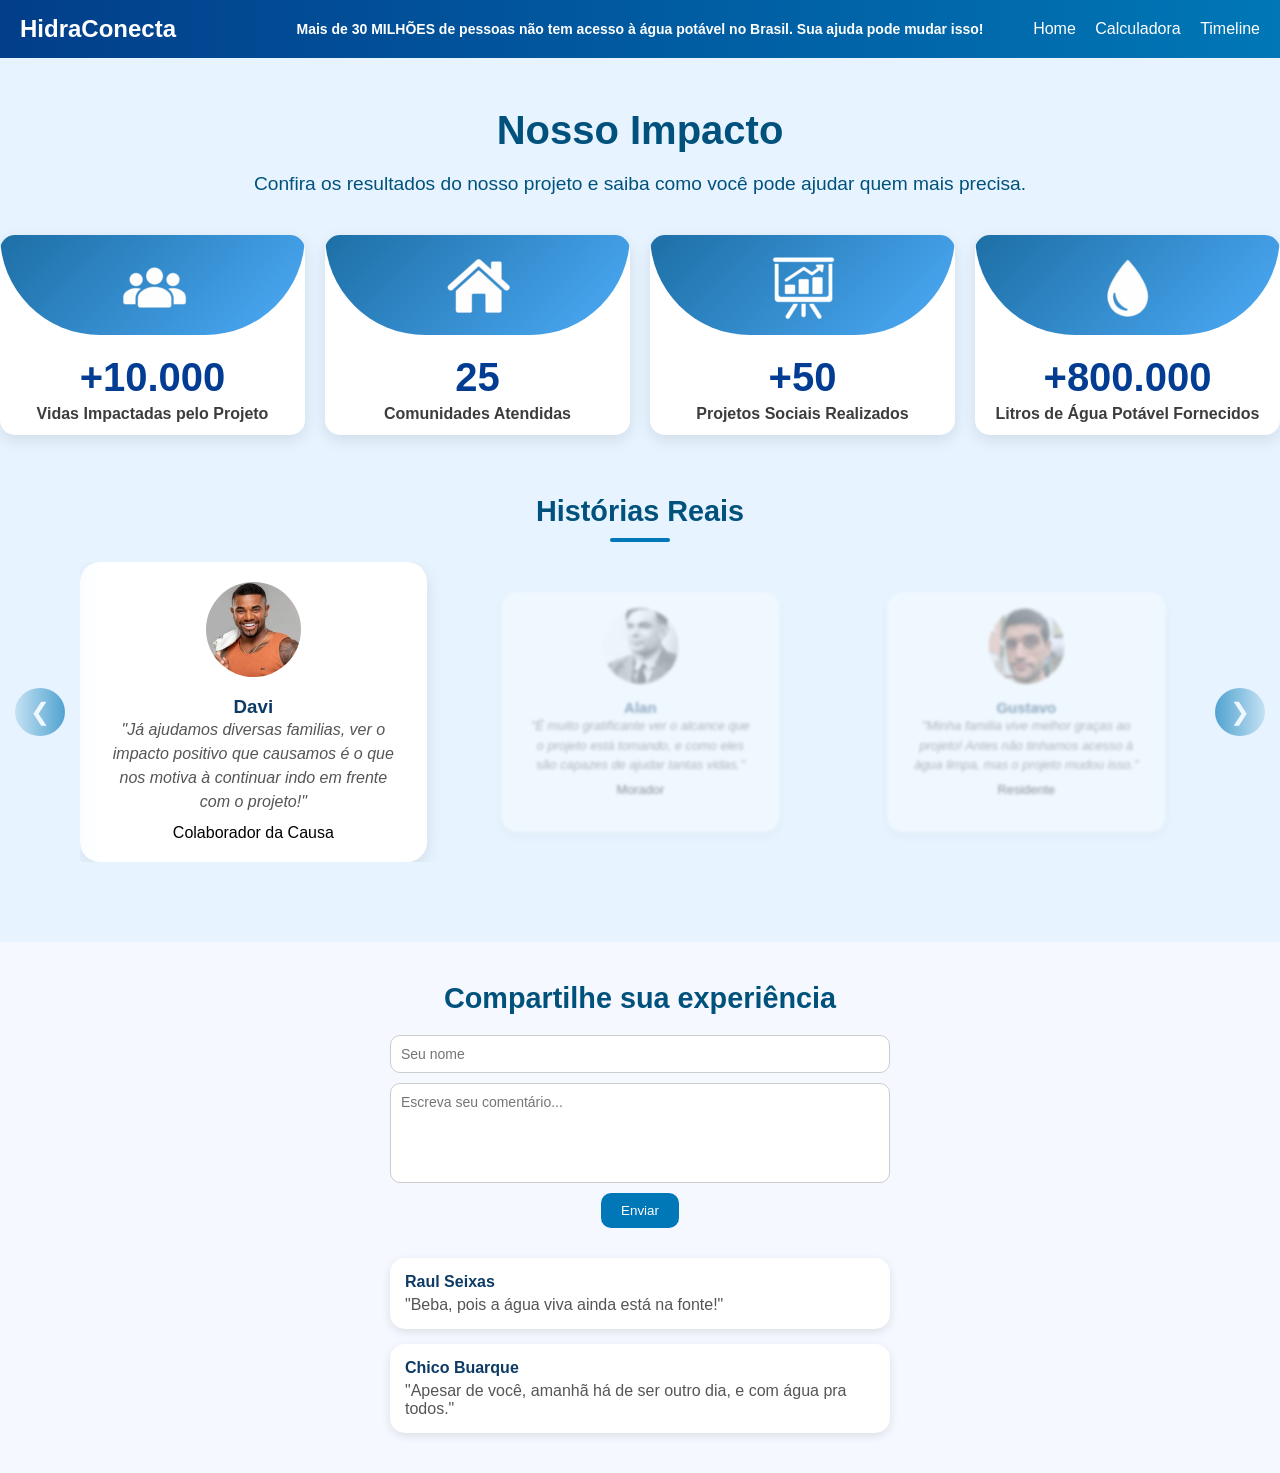
<file: dashboard.html>
<!DOCTYPE html>
<html lang="pt-br">
<head>
    <meta charset="UTF-8">
    <meta name="viewport" content="width=device-width, initial-scale=1.0">
    <link rel="stylesheet" href="CSS/styledashboard.css">
    <link rel="shortcut icon" href="IMAGENS/icone_site_agua_ico.ico" type="image/x-icon">
    <title>Impactos</title>
</head>
<body>
    <header>
    <nav class="navbar">
        <h2 class="logo">HidraConecta</h2>

        <div class="cabecalho">
            <h4>Mais de 30 MILHÕES de pessoas não tem acesso à água potável no Brasil. Sua ajuda pode mudar isso!</h4>
        </div>

        <div class="menu">
            <a href="index.html#Home">Home</a>
            <a href="index2.html">Calculadora</a>
            <a href="timeline.html">Timeline</a>
        </div>

    </nav>

    <div class="titulo">
        <h1>Nosso Impacto</h1>
    </div>

    <div class="introducao">
        <p>Confira os resultados do nosso projeto e saiba como você pode ajudar quem mais precisa.</p>
    </div>
</header>
</header>

    <main>
        <section id="todos_cards">
            <div class="cards">
                <div class="topo">
                    <img src="IMAGENS/icone_pessoasjuntas.png" alt="Um icone de três pessoas juntas" class="pessoas_icone">
                </div>
                <div class="conteudo">
                    <h2>+10.000</h2>
                    <p>Vidas Impactadas pelo Projeto</p>
                </div>
            </div>

            <div class="cards">
                <div class="topo">
                    <img src="IMAGENS/icone_casa.png" alt="Icone de uma casa" class="casa_icone">
                </div>
                <div class="conteudo">
                    <h2>25</h2>
                    <p>Comunidades Atendidas</p>
                </div>
            </div>

            <div class="cards">
                <div class="topo">
                    <img src="IMAGENS/icone_projetos.png" alt="Icone de um quadro com um grafico" class="projeto_icone">
                </div>
                <div class="conteudo">
                    <h2>+50</h2>
                    <p>Projetos Sociais Realizados</p>
                </div>
            </div>

            <div class="cards">
                <div class="topo">
                    <img src="IMAGENS/icone_aguagota.png" alt="Icone de uma gota de água" class="gota_icone">
                </div>
                <div class="conteudo">
                    <h2>+800.000</h2>
                    <p>Litros de Água Potável Fornecidos</p>
                </div>
            </div>
        </section>

        <h2 id="subtitulo">Histórias Reais</h2>
        
        <section id="historias_impacto">
            <button class="btn prev">❮</button>

            <div class="carrossel">
                <div class="card_relato ativo">
                    <img src="IMAGENS/davi_brito.jpeg" alt="">
                    <h3 class="nome_relato">Davi</h3>
                    <p class="texto_relato">"Já ajudamos diversas familias, ver o impacto positivo que causamos é o que nos motiva à continuar indo em frente com o projeto!"</p>
                    <p class="funcao">Colaborador da Causa</p>
                </div>

                <div class="card_relato">
                    <img src="IMAGENS/alan_turing.jpg" alt="">
                    <h3 class="nome_relato">Alan</h3>
                    <p class="texto_relato">"É muito gratificante ver o alcance que o projeto está tomando, e como eles são capazes de ajudar tantas vidas."</p>
                    <p class="funcao">Morador</p>
                </div>

                <div class="card_relato">
                    <img src="IMAGENS/davy_jones.jfif" alt="">
                    <h3 class="nome_relato">Gustavo</h3>
                    <p class="texto_relato">"Minha familia vive melhor graças ao projeto! Antes não tinhamos acesso à água limpa, mas o projeto mudou isso."</p>
                    <p class="funcao">Residente</p>
                </div>

            </div>

            <button class="btn next">❯</button>
        </section>
        <section id="comentarios">

            <h2 class="titulo_comentarios">Compartilhe sua experiência</h2>

            <div class="form_comentario">
                <input type="text" id="nome" placeholder="Seu nome">
                <textarea id="mensagem" placeholder="Escreva seu comentário..."></textarea>
                <button onclick="adicionarComentario()">Enviar</button>
            </div>

            <div class="lista_comentarios" id="listaComentarios">

               
                <div class="comentario">
                    <h4>Raul Seixas</h4>
                    <p>"Beba, pois a água viva ainda está na fonte!"</p>
                </div>

                <div class="comentario">
                    <h4>Chico Buarque</h4>
                    <p>"Apesar de você, amanhã há de ser outro dia, e com água pra todos."</p>
                </div>

            </div>

        </section>

    </main>

    <footer>

    </footer>
    <script>
        const cards = document.querySelectorAll('.card_relato');
        let index = 0;

        function atualizarCarrossel() {
            cards.forEach(card => card.classList.remove('ativo'));
            cards[index].classList.add('ativo');
        }

        document.querySelector('.next').addEventListener('click', () => {
            index = (index + 1) % cards.length;
            atualizarCarrossel();
        });

        document.querySelector('.prev').addEventListener('click', () => {
            index = (index - 1 + cards.length) % cards.length;
            atualizarCarrossel();
        });

        atualizarCarrossel();
        function adicionarComentario() {
        const nome = document.getElementById("nome").value;
        const mensagem = document.getElementById("mensagem").value;

        if (nome === "" || mensagem === "") {
            alert("Preencha todos os campos!");
            return;
        }

        const lista = document.getElementById("listaComentarios");

        const novoComentario = document.createElement("div");
        novoComentario.classList.add("comentario");

        novoComentario.innerHTML = `
            <h4>${nome}</h4>
            <p>"${mensagem}"</p>
        `;

        lista.prepend(novoComentario);

        document.getElementById("nome").value = "";
        document.getElementById("mensagem").value = "";
        }
    </script>
</body>
</html>
</file>
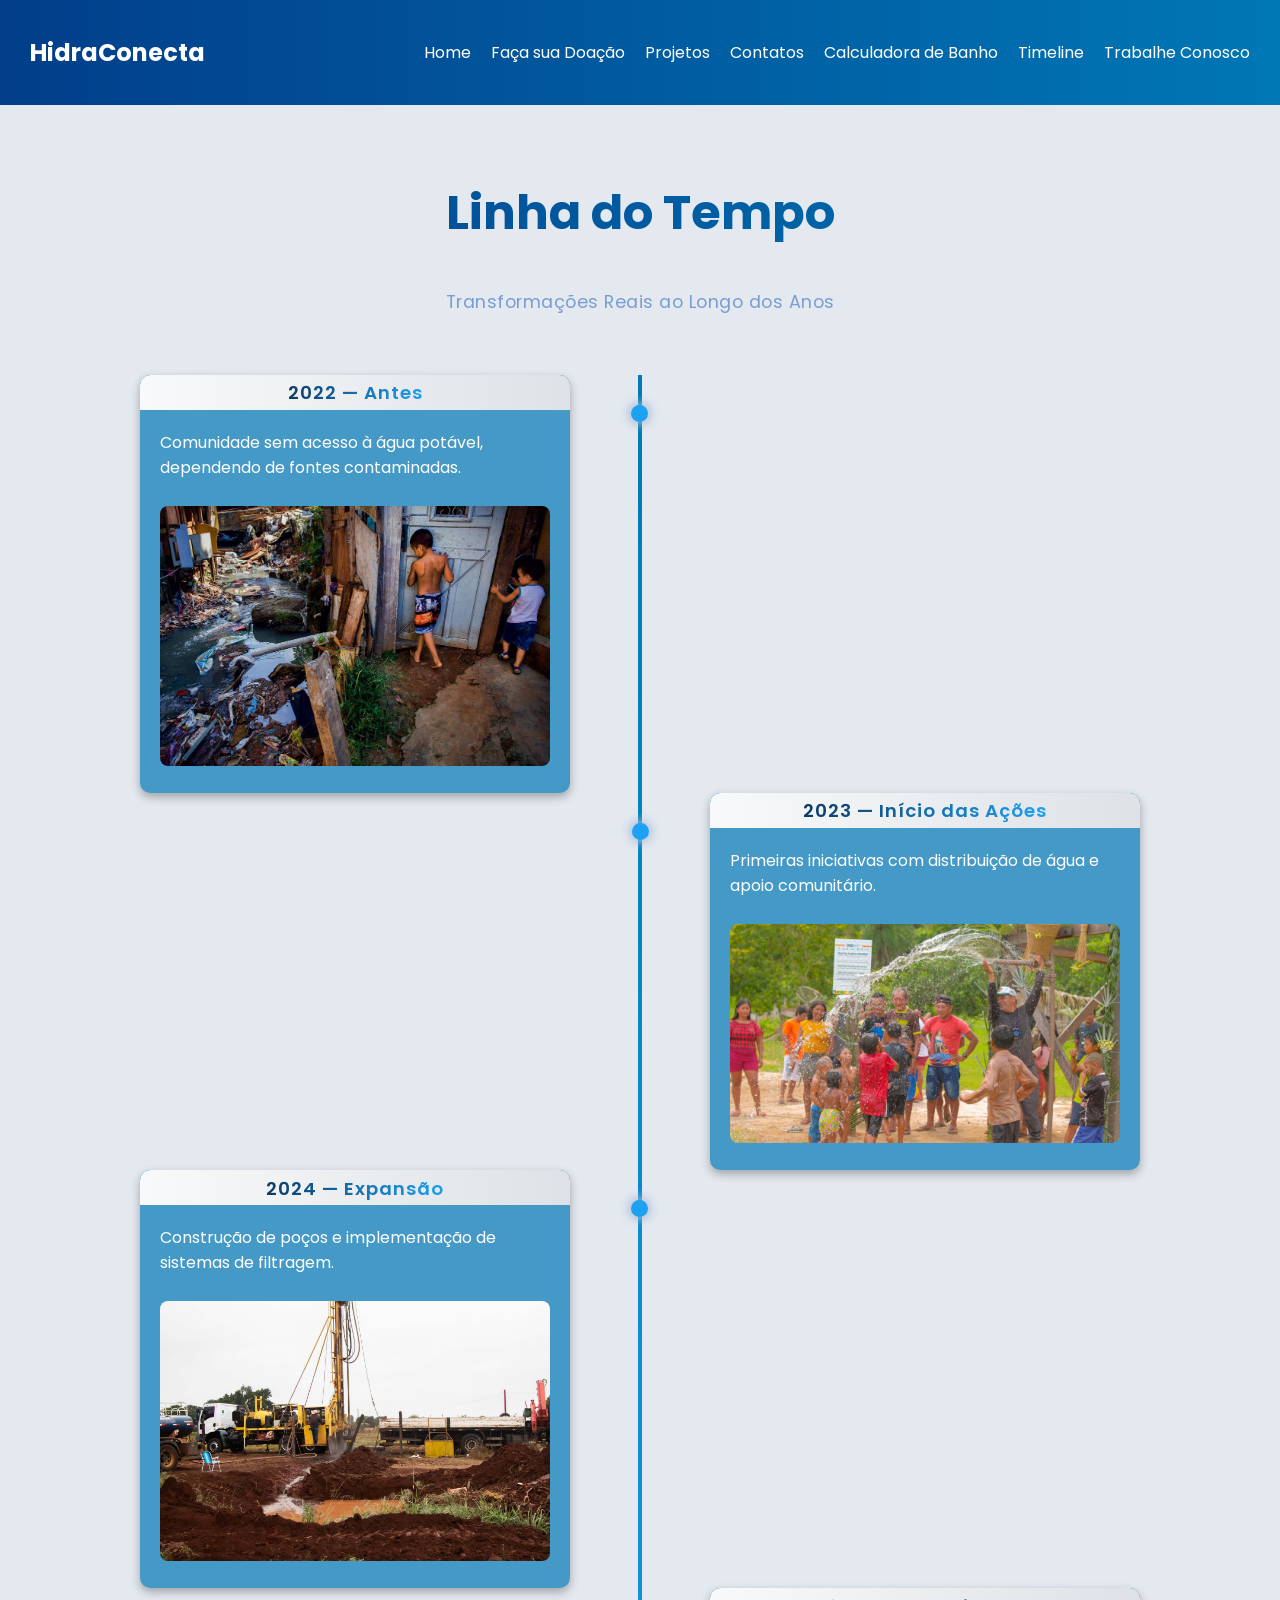
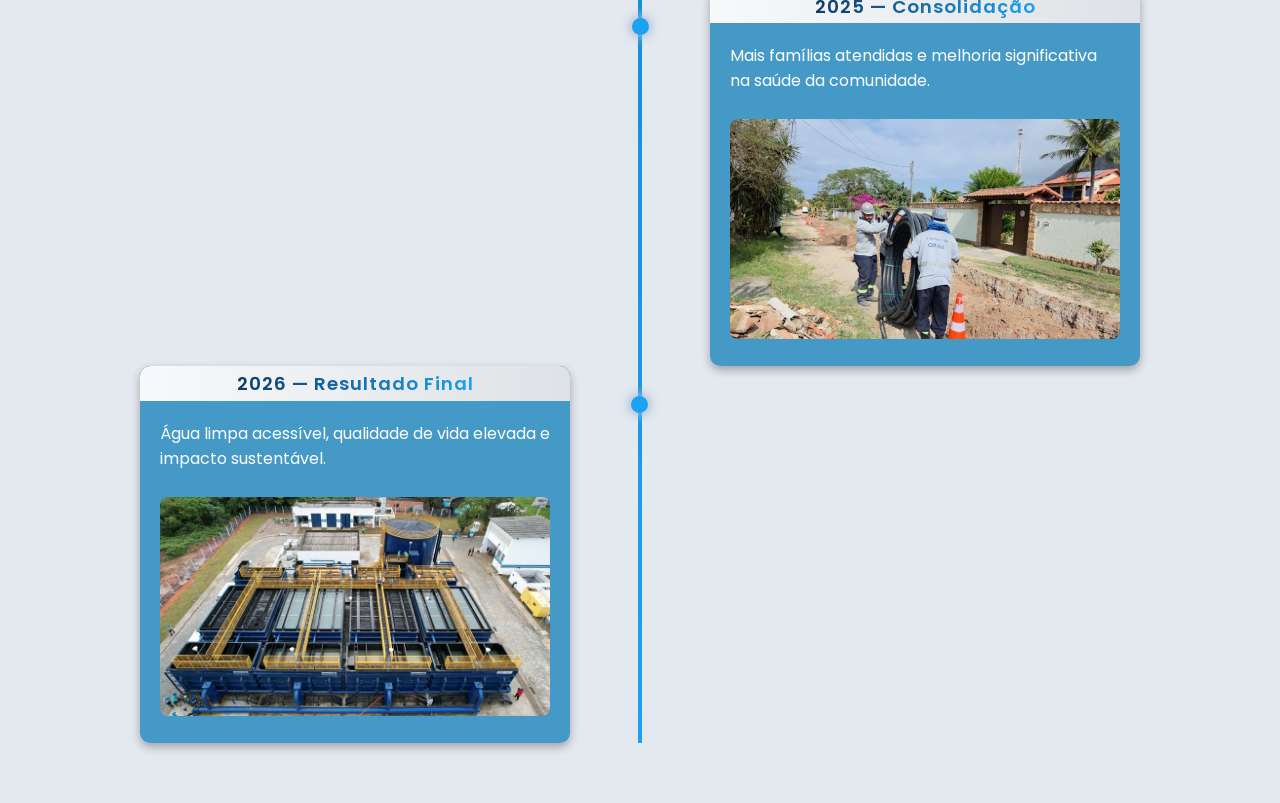
<file: timeline.html>
<!DOCTYPE html>
<html lang="pt-br">

<head>
    <meta charset="UTF-8">
    <meta name="viewport" content="width=device-width, initial-scale=1.0">
    <title>Timeline</title>
    <link href="https://fonts.googleapis.com/css2?family=Poppins:wght@300;400;600&display=swap" rel="stylesheet">
    <link rel="stylesheet" href="CSS/styletimeline.css">
</head>

<body>
    <header class="cabecalho">
        <nav>
         <h2>HidraConecta</h2>
            <div class="menu">
  <a href="index.html#Home">Home</a>
  <a href="index.html#Doe">Faça sua Doação</a>
  <a href="index.html#Projetos">Projetos</a>
  <a href="#Contatos">Contatos</a>
  <a href="index2.html">Calculadora de Banho</a>
  <a href="timeline.html">Timeline</a>
  <a href="index.html#trabalhe-pai">Trabalhe Conosco</a></div>
        </nav>
    </header>
    <section class="introducao">
        <h1>Linha do Tempo</h1>
        <p>Transformações Reais ao Longo dos Anos</p>
    </section>
    <section class="linha-tempo">
        <div class="marco">
            <div class="caixa-tempo">
                <h2>2022 — Antes</h2>
                <p>Comunidade sem acesso à água potável, dependendo de fontes contaminadas.</p> <img src="IMAGENS/antes.jpg"
                    alt="Antes">
            </div>
        </div>
        <div class="marco">
            <div class="caixa-tempo">
                <h2>2023 — Início das Ações</h2>
                <p>Primeiras iniciativas com distribuição de água e apoio comunitário.</p> <img src="IMAGENS/inicio.jpg"
                    alt="Início">
            </div>
        </div>
        <div class="marco">
            <div class="caixa-tempo">
                <h2>2024 — Expansão</h2>
                <p>Construção de poços e implementação de sistemas de filtragem.</p> <img src="IMAGENS/expansao.jpg"
                    alt="Expansão">
            </div>
        </div>
        <div class="marco">
            <div class="caixa-tempo">
                <h2>2025 — Consolidação</h2>
                <p>Mais famílias atendidas e melhoria significativa na saúde da comunidade.</p> <img
                    src="IMAGENS/consolidacao.jpg" alt="Consolidação">
            </div>
        </div>
        <div class="marco">
            <div class="caixa-tempo">
                <h2>2026 — Resultado Final</h2>
                <p>Água limpa acessível, qualidade de vida elevada e impacto sustentável.</p> 
                <img src="IMAGENS/resultado final.jpg" alt="Resultado Final">
            </div>
        </div>
    </section>
</body>

</html>
</file>
<file: CSS/styledashboard.css>
* {
    margin: 0;
    padding: 0;
    box-sizing: border-box;
    font-family: Arial, Helvetica, sans-serif;
}
.titulo {
    margin-top: 50px;
    margin-bottom: 10px;
}
body {
    background-color: rgb(231, 244, 255);
}

header {
    text-align: center;
}

.navbar {
    background: linear-gradient(to right, #023E8A, #0077B6);
    color: white;
    padding: 15px 20px;

    display: flex;
    align-items: center;
    justify-content: space-between;
       position: relative;
}

header h1 {
    font-size: 2.5rem;
    margin-bottom: 20px;
    color: #01517d;
}

header p {
    font-size: larger;
    color: #01517d;
}

#todos_cards {
    display: flex;
    justify-content: center;
    margin: 40px 0;
    gap: 20px;
}
#todos_cards .cards {
  transition: transform 0.3s ease, box-shadow 0.3s ease;
}

#todos_cards .cards:hover {
  transform: translateY(-10px);
  box-shadow: 0 10px 25px rgba(0,0,0,0.15);
}

.cards {
    width: 350px;
    border: none;
    overflow: hidden;
    text-align: center;
    border-radius: 15px;
    background: #fff;
    box-shadow: 0 5px 15px rgba(0,0,0,0.1);
    height: 200px;
}
.topo {
    height: 100px;
    background: linear-gradient(135deg, #1d6fa5, #4dabf7);;
    border-bottom-left-radius: 100px;
    border-bottom-right-radius: 100px;
}
.conteudo {
    padding: 20px;
}
.conteudo h2 {
  color: #033d93;
  font-size: 2.5rem;
  margin-bottom: 5px;
}

.conteudo p {
  color: #3c3c3c;
  font-weight: bold;
  margin-top: 5px;
}

.cards img{
    padding: 20px
}

.gota_icone {
  width: 100px !important;
  margin-top: -4px  !important;
}
.pessoas_icone {
    padding: 30px !important
}

#subtitulo {
    text-align: center;
    font-size: 1.8rem;
    margin-top: 60px;
    margin-bottom: 20px;
    color: #01517d;
    position: relative;
}
#subtitulo::after {
    content: "";
    display: block;
    width: 60px;
    height: 4px;
    background: #0077B6;
    margin: 10px auto 0;
    border-radius: 2px;
}

.card_relato {
    width: 420px;
    min-height: 280px;
    background: white;
    padding: 20px;
    border-radius: 20px;
    text-align: center;
    box-shadow: 0 5px 15px rgba(0,0,0,0.1);

    transition: all 0.4s ease;
    opacity: 0.4;
    transform: scale(0.8);
    filter: blur(2px);
}
.texto_relato {
    font-style: italic;
    color: #555;
    margin-bottom: 10px;
    line-height: 1.5;
    padding: 0 10px;
}
.nome_relato {
    font-weight: bold;
    color: #0d3b66;
}
#historias_impacto {
    display: flex;
}

.card_relato img {
    width: 95px;
    height: 95px;
    border-radius: 50%;
    object-fit: cover;
    margin-bottom: 15px;
}

.logo {
    margin: 0;
}

.cabecalho {
    position: absolute;
    left: 50%;
    transform: translateX(-50%);
    text-align: center;
    white-space: nowrap;
}

.cabecalho h4 {
    margin: 0;
    font-size: 14px;
}

.menu a {
    margin-left: 15px;
    text-decoration: none;
    color: white;
}

.logo {
    margin-right: 20px;
}

.menu {
    margin-left: 20px;
}

.logo, .menu {
    z-index: 1;
}

/* ===== MOBILE ===== */

@media (max-width: 768px) {

    .Home {
        background-position: center;
        background-size: cover;
        padding: 20px 10px;
    }

    .container-titulo {
        margin-top: 5vh;
        padding: 0 10px;
    }

    .titulo {
        font-size: 2rem;
        text-align: center;
        margin-top: 5vh;
    }

    .caixas {
        flex-direction: column;
        margin-top: 5vh;
        gap: 20px;
    }

    .caixa, .caixa2 {
        width: 90%;
        max-width: 300px;
        text-align: center;
    }

    /* Ajuste de espaçamento interno */
    .caixa h2 {
        font-size: 1.2rem;
    }

    .Links {
        justify-content: center;
        flex-wrap: wrap;
        gap: 10px;
        margin: 10px 0;
    }

    nav {
        display: flex;
        flex-direction: column;
        align-items: center;
    }

    body {
        overflow-x: hidden;
    }
}
#historias_impacto {
    display: flex;
    align-items: center;
    justify-content: center;
    position: relative;
    margin-top: 10px;
}

.carrossel {
    display: flex;
    gap: 40px;
    overflow: hidden;
    width: 100%;
    max-width: 1200px;
    justify-content: center;
}


.card_relato.ativo {
    opacity: 1;
    transform: scale(1);
    filter: blur(0);
    z-index: 2;
}

.carrossel::before,
.carrossel::after {
    content: "";
    position: absolute;
    top: 0;
    width: 100px;
    height: 100%;
    z-index: 3;
}

.carrossel::before {
    left: 0;
    background: linear-gradient(to right, rgb(231, 244, 255), transparent);
}

.carrossel::after {
    right: 0;
    background: linear-gradient(to left, rgb(231, 244, 255), transparent);
}

.btn {
    background: #0077B6;
    color: white;
    border: none;
    font-size: 24px;
    padding: 10px 15px;
    cursor: pointer;
    border-radius: 50%;
    margin: 15px;
}

.btn:hover {
    background: #023E8A;
}
#comentarios {
    margin-top: 80px;
    padding: 40px 20px;
    background: #f5f9ff;
    text-align: center;
}

.titulo_comentarios {
    font-size: 1.8rem;
    color: #01517d;
    margin-bottom: 20px;
}


.form_comentario {
    display: flex;
    flex-direction: column;
    align-items: center;
    gap: 10px;
}

.form_comentario input,
.form_comentario textarea {
    width: 100%;
    max-width: 500px;
    padding: 10px;
    border-radius: 10px;
    border: 1px solid #ccc;
    font-size: 14px;
}

.form_comentario textarea {
    height: 100px;
    resize: none;
}

.form_comentario button {
    background: #0077B6;
    color: white;
    border: none;
    padding: 10px 20px;
    border-radius: 10px;
    cursor: pointer;
}

.form_comentario button:hover {
    background: #023E8A;
}

/* LISTA */
.lista_comentarios {
    margin-top: 30px;
    display: flex;
    flex-direction: column;
    align-items: center;
    gap: 15px;
}

.comentario {
    background: white;
    padding: 15px;
    border-radius: 15px;
    width: 100%;
    max-width: 500px;
    box-shadow: 0 3px 10px rgba(0,0,0,0.1);
    text-align: left;
}

.comentario h4 {
    color: #0d3b66;
    margin-bottom: 5px;
}

.comentario p {
    color: #555;
}
</file>
<file: CSS/styletimeline.css>
body {
    margin: 0;
    background: #e4e9f0;
    font-family: 'Poppins', sans-serif;
}

.cabecalho {
    background: linear-gradient(90deg, #023E8A, #0077B6);
    padding: 15px 30px;
    color: white;
}

.cabecalho nav {
    display: flex;
    justify-content: space-between;
    align-items: center;
}

.menu {
    display: flex;
    gap: 20px;
}

.menu a {
    text-decoration: none;
    color: white;
    transition: 0.3s;
}

.menu a:hover {
    color: lightblue;
}

.introducao {
    text-align: center;
    margin-top: 8vh;
}

.introducao h1 {
    font-size: 3rem;
    color: #0D3B66;
}

.introducao p {
    color: #768ab1;
    margin-top: 10px;
}

.linha-tempo {
    position: relative;
    max-width: 1000px;
    margin: 60px auto;
}

.linha-tempo::after {
    content: '';
    position: absolute;
    width: 4px;
    background: linear-gradient(to bottom, #0077B6, #1DA1F2);
    top: 0;
    bottom: 0;
    left: 50%;
    transform: translateX(-50%);
}

.marco {
    position: relative;
    width: 50%;
    box-sizing: border-box;
}

.marco:nth-child(odd) {
    left: 0;
    padding-right: 70px;
}

.marco:nth-child(even) {
    left: 50%;
    padding-left: 70px;
}

.marco::before {
    content: '';
    position: absolute;
    top: 30px;
    width: 16px;
    height: 16px;
    background: #1DA1F2;
    border-radius: 50%;
    z-index: 2;
}

.marco:nth-child(odd)::before {
    right: -8px;
}

.marco:nth-child(even)::before {
    left: -8px;
}

.caixa-tempo {
    background: rgba(0, 119, 182, 0.7);
    color: white;
    padding: 45px 20px 20px;
    border-radius: 10px;
    backdrop-filter: blur(5px);
    box-shadow: 0 4px 10px rgba(0,0,0,0.3);
    position: relative;
    overflow: hidden;
    transition: 0.3s;
}

.caixa-tempo::before {
    content: '';
    position: absolute;
    top: 0;
    left: 0;
    width: 100%;
    height: 35px;
    background: linear-gradient(90deg, #f8f9fa, #dee2e6);
    border-top-left-radius: 10px;
    border-top-right-radius: 10px;
}

.caixa-tempo h2 {
    position: absolute;
    top: 17.5px;
    left: 50%;
    transform: translate(-50%, -50%);

    background: linear-gradient(90deg, #0D3B66, #1DA1F2);

    background-clip: text;
    -webkit-background-clip: text;

    color: transparent;
    -webkit-text-fill-color: transparent;

    font-size: 1.15rem;
    font-weight: 600;
    margin: 0;
    letter-spacing: 1px;
    white-space: nowrap;
}

.caixa-tempo p {
    margin-top: 10px;
    color: white;
}

.caixa-tempo img {
    width: 100%;
    margin-top: 10px;
    border-radius: 8px;
}

.caixa-tempo:hover {
    transform: translateY(-10px);
    box-shadow: 0 10px 20px rgba(0,0,0,0.4);
}

@media (max-width: 768px) {
    .linha-tempo::after {
        left: 20px;
        transform: none;
    }

    .marco {
        width: 100%;
        left: 0;
        padding-left: 60px;
    }

    .marco::before {
        left: 12px;
    }
}

h1 {
  background: linear-gradient(90deg, #023E8A, #0077B6);
  -webkit-background-clip: text;
  background-clip: text;
  -webkit-text-fill-color: transparent;
}

.marco::before {
    content: '';
    position: absolute;
    top: 30px;
    width: 17px;
    height: 17px;
    background: #1DA1F2;
    border-radius: 50%;
    z-index: 2;
    box-shadow: 0 0 10px 3px rgba(168, 190, 216, 0.9);
}

.introducao p {
    color: #6c95cf;
    font-size: 1.1rem;
    letter-spacing: 0.5px;
    opacity: 0.9;
}
</file>
